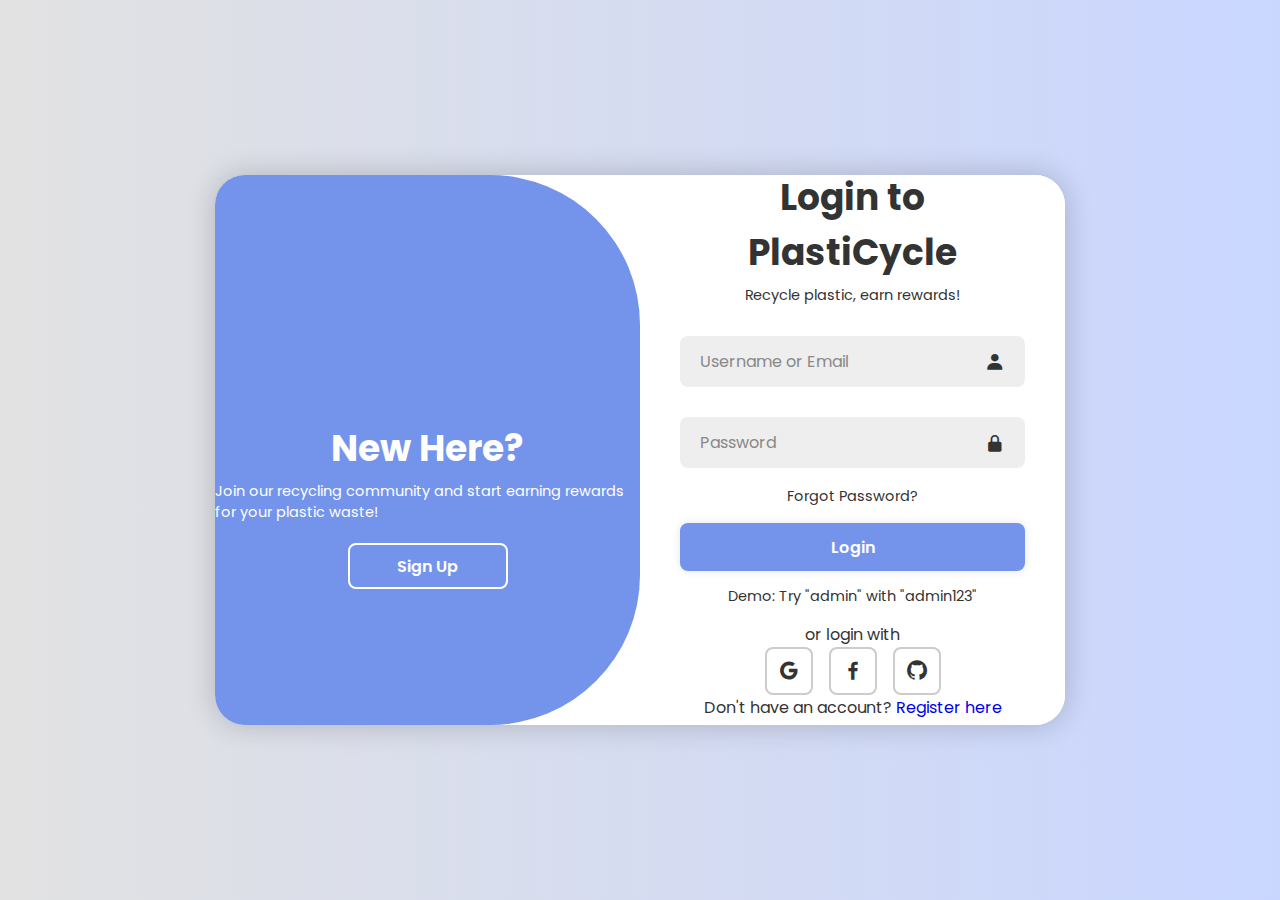
<file: index.html>
<!DOCTYPE html>
<html lang="en">
<head>
    <meta charset="UTF-8">
    <meta name="viewport" content="width=device-width, initial-scale=1.0">
    <title>PlastiCycle - Login & Registration</title>
    <link rel="stylesheet" href="style.css">
    <link href='https://unpkg.com/boxicons@2.1.4/css/boxicons.min.css' rel='stylesheet'>
</head>
<body>

<div class="container">
    <!-- LOGIN FORM -->
    <div class="form-box login">
        <form id="login-form">
            <h1>Login to PlastiCycle</h1>
            <p class="tagline">Recycle plastic, earn rewards!</p>
            
            <div class="input-group">
                <div class="input-box">
                    <input type="text" id="login-username" placeholder="Username or Email" required>
                    <i class='bx bxs-user'></i>
                    <div class="error-text"></div>
                </div>
                
                <div class="input-box password">
                    <input type="password" id="login-password" placeholder="Password" required>
                    <i class='bx bxs-lock-alt toggle-password' data-target="login-password"></i>
                    <div class="error-text"></div>
                </div>
            </div>
            
            <div class="forgot-link">
                <a href="#" id="forgot-password">Forgot Password?</a>
            </div>
            
            <button type="submit" class="btn">Login</button>
            
            <p class="demo-hint">Demo: Try "admin" with "admin123"</p>
            
            <div class="or-divider">or login with</div>
            
            <div class="social-icons">
                <a href="#" title="Google"><i class='bx bxl-google'></i></a>
                <a href="#" title="Facebook"><i class='bx bxl-facebook'></i></a>
                <a href="#" title="GitHub"><i class='bx bxl-github'></i></a>
            </div>
            
            <div class="register-link">
                Don't have an account? <a href="#" class="register-link-btn">Register here</a>
            </div>
        </form>
    </div>

    <!-- REGISTER FORM -->
    <div class="form-box register">
        <form id="register-form">
            <h1>Join PlastiCycle</h1>
            <p class="tagline">Start recycling and earning rewards today!</p>
            
            <div class="input-group">
                <div class="input-box">
                    <input type="text" id="register-username" placeholder="Choose username" required>
                    <i class='bx bxs-user'></i>
                    <div class="error-text"></div>
                </div>
                
                <div class="input-box">
                    <input type="email" id="register-email" placeholder="Email address" required>
                    <i class='bx bxs-envelope'></i>
                    <div class="error-text"></div>
                </div>
                
                <div class="input-box password">
                    <input type="password" id="register-password" placeholder="Create password" required>
                    <i class='bx bxs-lock-alt toggle-password' data-target="register-password"></i>
                    <div class="error-text"></div>
                    <div class="password-strength"></div>
                </div>
                
                <div class="input-box password">
                    <input type="password" id="register-confirm" placeholder="Confirm password" required>
                    <i class='bx bxs-lock-alt'></i>
                    <div class="error-text"></div>
                </div>
            </div>
            
            <div class="terms">
                <input type="checkbox" id="terms" required>
                <label for="terms">
                    I agree to the <a href="#" target="_blank">Terms & Conditions</a> and 
                    <a href="#" target="_blank">Privacy Policy</a>
                </label>
            </div>
            
            <button type="submit" class="btn">Create Account</button>
            
            <div class="or-divider">or register with</div>
            
            <div class="social-icons">
                <a href="#" title="Google"><i class='bx bxl-google'></i></a>
                <a href="#" title="Facebook"><i class='bx bxl-facebook'></i></a>
                <a href="#" title="GitHub"><i class='bx bxl-github'></i></a>
            </div>
            
            <div class="register-link">
                Already have an account? <a href="#" class="login-link-btn">Login here</a>
            </div>
        </form>
    </div>

    <!-- TOGGLE PANEL -->
    <div class="toggle-box">
        <div class="logo">
            <div class="logo-icon">♻️</div>
            <h2>PlastiCycle</h2>
        </div>
        
        <div class="toggle-panel toggle-left">
            <h1>New Here?</h1>
            <p>Join our recycling community and start earning rewards for your plastic waste!</p>
            <button class="btn register-btn">Sign Up</button>
        </div>

        <div class="toggle-panel toggle-right">
            <h1>Welcome Back!</h1>
            <p>Continue your recycling journey and check your rewards!</p>
            <button class="btn login-btn">Sign In</button>
        </div>
    </div>
</div>

<!-- Forgot Password Modal -->
<div class="modal" id="forgotModal" style="display: none;">
    <div class="modal-content">
        <h3>Reset Password</h3>
        <p>Enter your email to receive a password reset link:</p>
        <input type="email" id="reset-email" placeholder="Your email address" 
               style="width: 100%; padding: 0.75rem; margin: 1rem 0; border: 2px solid var(--border); border-radius: 8px;">
        <div class="modal-actions">
            <button class="modal-btn cancel-btn" id="cancelReset">Cancel</button>
            <button class="modal-btn confirm-btn" id="sendReset">Send Reset Link</button>
        </div>
    </div>
</div>

<script src="index.js"></script>
</body>
</html>
</file>
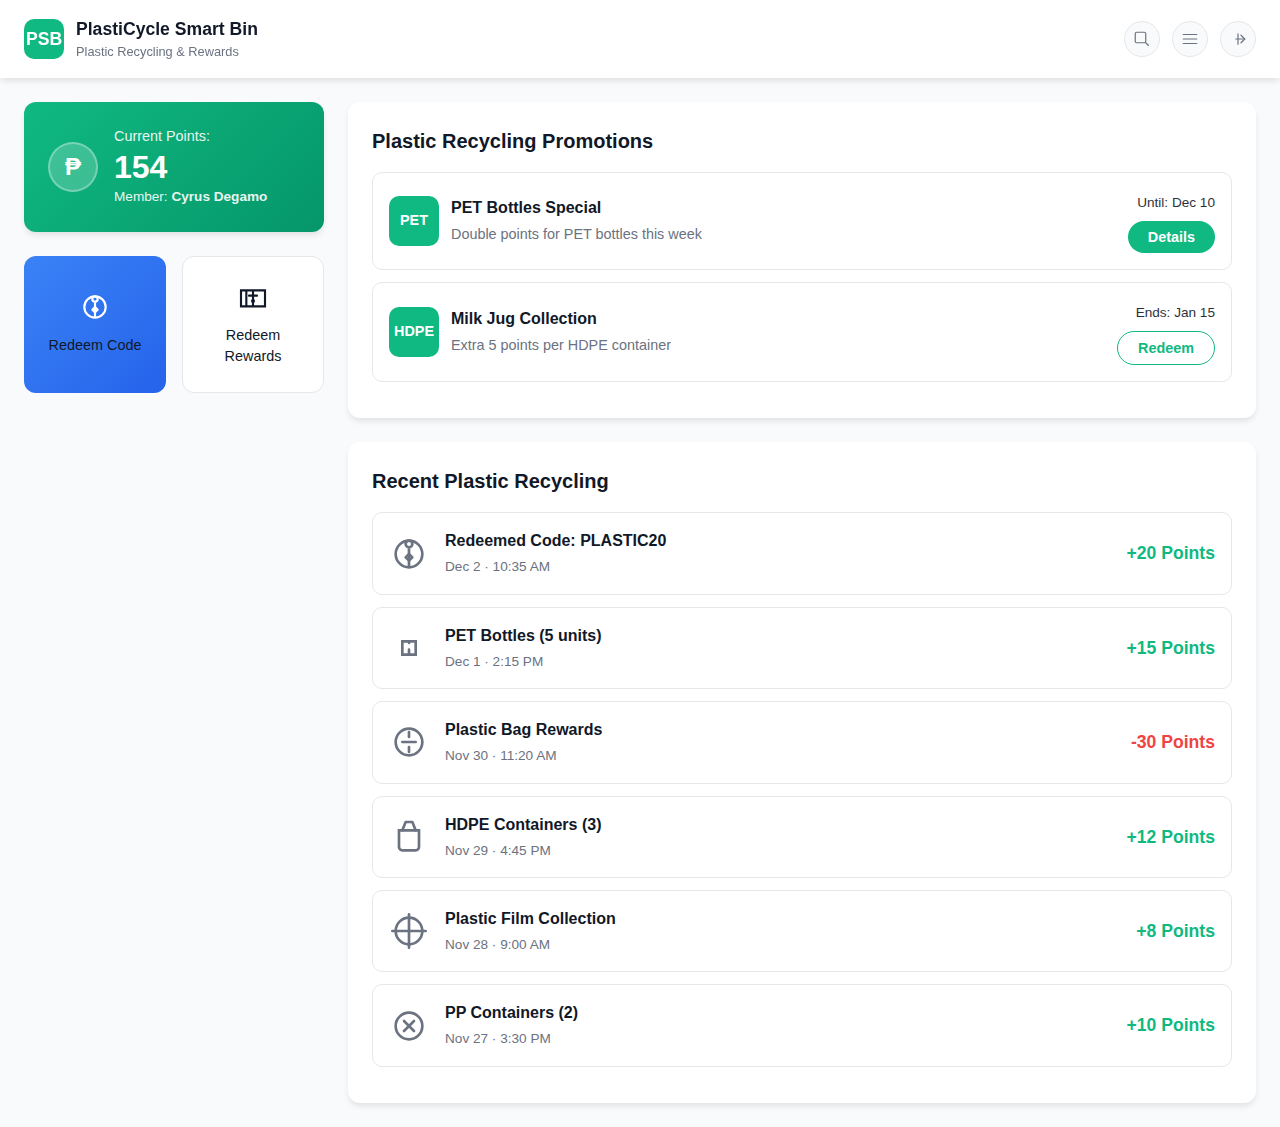
<file: dashboard.html>
<!doctype html>
<html lang="en">
<head>
  <meta charset="utf-8" />
  <meta name="viewport" content="width=device-width,initial-scale=1" />
  <title>PlastiCycle Smart Bin</title>
  <link rel="stylesheet" href="dashboard.css" />
</head>

<body>

  <!-- WEBSITE HEADER -->
  <header class="site-header">
    <div class="brand">
      <div class="logo">PSB</div>

      <div>
        <div class="app-name">PlastiCycle Smart Bin</div>
        <div class="app-sub">Plastic Recycling & Rewards</div>
      </div>
    </div>

    <div class="header-actions">
      <!-- Search Icon -->
      <div class="icon-btn">
        <svg width="18" height="18" viewBox="0 0 24 24" fill="none">
          <path d="M21 21l-4.35-4.35" stroke="currentColor" stroke-width="1.6"/>
          <rect x="3" y="3" width="14" height="14" rx="2" stroke="currentColor" stroke-width="1.6"/>
        </svg>
      </div>

      <!-- Options Icon -->
      <div class="icon-btn" id="options-btn" title="Options">
        <svg width="18" height="18" viewBox="0 0 24 24" fill="none">
          <line x1="3" y1="6" x2="21" y2="6" stroke="currentColor" stroke-width="1.6" stroke-linecap="round"/>
          <line x1="3" y1="12" x2="21" y2="12" stroke="currentColor" stroke-width="1.6" stroke-linecap="round"/>
          <line x1="3" y1="18" x2="21" y2="18" stroke="currentColor" stroke-width="1.6" stroke-linecap="round"/>
        </svg>
      </div>

      <!-- Logout Icon - Now interactive -->
      <div class="icon-btn logout-btn" id="logout-btn" title="Logout">
        <svg width="18" height="18" viewBox="0 0 24 24" fill="none">
          <path d="M16 17l5-5-5-5" stroke="currentColor" stroke-width="1.6" stroke-linecap="round" stroke-linejoin="round"/>
          <path d="M21 12H9" stroke="currentColor" stroke-width="1.6" stroke-linecap="round" stroke-linejoin="round"/>
          <path d="M12 19V5" stroke="currentColor" stroke-width="1.6" stroke-linecap="round" stroke-linejoin="round"/>
        </svg>
      </div>
    </div>
  </header>

  <!-- MAIN WEBSITE CONTENT -->
  <main class="content">

    <!-- LEFT SIDE -->
    <div class="left-section">

      <!-- BALANCE CARD -->
      <div class="balance-card">
        <div class="balance-left">
          <div class="avatar">₱</div>
          <div>
            <div class="bal-label">Current Points:</div>
            <div class="bal-amount">154</div>
            <div class="small">Member: <strong>Cyrus Degamo</strong></div>
          </div>
        </div>
      </div>

      <!-- QUICK ACTIONS -->
      <div class="quick-grid">

        <!-- REDEEM CODE BUTTON -->
        <div class="quick qr-quick">
          <svg class="qr-icon" viewBox="0 0 24 24" fill="none">
            <!-- Gift/Tag icon for Redeem Code -->
            <path d="M12 8v8m0-8a2 2 0 110-4 2 2 0 010 4zm0 0v1m0 7v3" stroke="currentColor" stroke-width="1.6" stroke-linecap="round"/>
            <path d="M20 12a8 8 0 11-16 0 8 8 0 0116 0z" stroke="currentColor" stroke-width="1.6"/>
            <path d="M12 16l-2-2 2-2 2 2-2 2z" stroke="currentColor" stroke-width="1.6" stroke-linecap="round" stroke-linejoin="round"/>
          </svg>
          <label>Redeem Code</label>
        </div>

        <!-- REDEEM REWARDS BUTTON -->
        <div class="quick">
          <svg viewBox="0 0 24 24" fill="none">
            <path d="M3 7h18v12H3z" stroke="currentColor" stroke-width="1.6"/>
            <path d="M7 7v12" stroke="currentColor" stroke-width="1.6"/>
            <!-- Added gift box details -->
            <path d="M9 11h6" stroke="currentColor" stroke-width="1.6" stroke-linecap="round"/>
            <path d="M12 7v12" stroke="currentColor" stroke-width="1.6"/>
            <circle cx="12" cy="15" r="1" fill="currentColor"/>
          </svg>
          <label>Redeem Rewards</label>
        </div>

      </div>
    </div>

    <!-- RIGHT SIDE -->
    <div class="right-section">

      <!-- PROMOTIONS -->
      <div class="section">
        <h3>Plastic Recycling Promotions</h3>

        <div class="card-item">
          <div class="card-left">
            <div class="promo-img">PET</div>
            <div>
              <div class="card-title">PET Bottles Special</div>
              <div class="card-desc">Double points for PET bottles this week</div>
            </div>
          </div>

          <div class="right">
            <div class="small">Until: Dec 10</div>
            <button class="cta">Details</button>
          </div>
        </div>

        <div class="card-item">
          <div class="card-left">
            <div class="promo-img green">HDPE</div>
            <div>
              <div class="card-title">Milk Jug Collection</div>
              <div class="card-desc">Extra 5 points per HDPE container</div>
            </div>
          </div>

          <div class="right">
            <div class="small">Ends: Jan 15</div>
            <button class="pill">Redeem</button>
          </div>
        </div>
      </div>

      <!-- TRANSACTIONS -->
      <div class="section">
        <h3>Recent Plastic Recycling</h3>

        <!-- Transaction 1: Redeem Code -->
        <div class="tx">
          <svg class="qr-icon" viewBox="0 0 24 24" fill="none">
            <path d="M12 8v8m0-8a2 2 0 110-4 2 2 0 010 4zm0 0v1m0 7v3" stroke="currentColor" stroke-width="1.6" stroke-linecap="round"/>
            <path d="M20 12a8 8 0 11-16 0 8 8 0 0116 0z" stroke="currentColor" stroke-width="1.6"/>
            <path d="M12 16l-2-2 2-2 2 2-2 2z" stroke="currentColor" stroke-width="1.6" stroke-linecap="round" stroke-linejoin="round"/>
          </svg>

          <div class="meta">
            <div class="name">Redeemed Code: PLASTIC20</div>
            <div class="time">Dec 2 · 10:35 AM</div>
          </div>

          <div class="amount">+20 Points</div>
        </div>

        <!-- Transaction 2: PET Bottle Recycling -->
        <div class="tx">
          <svg class="qr-icon" viewBox="0 0 24 24" fill="none">
            <path d="M8 8h8v8H8z" stroke="currentColor" stroke-width="1.6" stroke-linecap="round"/>
            <path d="M12 16v-3" stroke="currentColor" stroke-width="1.6" stroke-linecap="round"/>
            <path d="M12 8v1" stroke="currentColor" stroke-width="1.6" stroke-linecap="round"/>
          </svg>

          <div class="meta">
            <div class="name">PET Bottles (5 units)</div>
            <div class="time">Dec 1 · 2:15 PM</div>
          </div>

          <div class="amount">+15 Points</div>
        </div>

        <!-- Transaction 3: Plastic Bag Redemption -->
        <div class="tx">
          <svg class="qr-icon" viewBox="0 0 24 24" fill="none">
            <path d="M12 15v3" stroke="currentColor" stroke-width="1.6" stroke-linecap="round"/>
            <path d="M12 6v3" stroke="currentColor" stroke-width="1.6" stroke-linecap="round"/>
            <circle cx="12" cy="12" r="8" stroke="currentColor" stroke-width="1.6"/>
            <path d="M16 12H8" stroke="currentColor" stroke-width="1.6" stroke-linecap="round"/>
          </svg>

          <div class="meta">
            <div class="name">Plastic Bag Rewards</div>
            <div class="time">Nov 30 · 11:20 AM</div>
          </div>

          <div class="amount negative">-30 Points</div>
        </div>

        <!-- Transaction 4: HDPE Container Collection -->
        <div class="tx">
          <svg class="qr-icon" viewBox="0 0 24 24" fill="none">
            <path d="M8 8l2-5h4l2 5" stroke="currentColor" stroke-width="1.6" stroke-linecap="round" stroke-linejoin="round"/>
            <path d="M6 8h12v10a2 2 0 01-2 2H8a2 2 0 01-2-2V8z" stroke="currentColor" stroke-width="1.6" stroke-linecap="round"/>
          </svg>

          <div class="meta">
            <div class="name">HDPE Containers (3)</div>
            <div class="time">Nov 29 · 4:45 PM</div>
          </div>

          <div class="amount">+12 Points</div>
        </div>

        <!-- Transaction 5: Plastic Film Collection -->
        <div class="tx">
          <svg class="qr-icon" viewBox="0 0 24 24" fill="none">
            <path d="M12 2v20M2 12h20" stroke="currentColor" stroke-width="1.6" stroke-linecap="round"/>
            <circle cx="12" cy="12" r="8" stroke="currentColor" stroke-width="1.6"/>
          </svg>

          <div class="meta">
            <div class="name">Plastic Film Collection</div>
            <div class="time">Nov 28 · 9:00 AM</div>
          </div>

          <div class="amount">+8 Points</div>
        </div>

        <!-- Transaction 6: PP Container Recycling -->
        <div class="tx">
          <svg class="qr-icon" viewBox="0 0 24 24" fill="none">
            <path d="M9 15l6-6" stroke="currentColor" stroke-width="1.6" stroke-linecap="round"/>
            <path d="M15 15L9 9" stroke="currentColor" stroke-width="1.6" stroke-linecap="round"/>
            <circle cx="12" cy="12" r="8" stroke="currentColor" stroke-width="1.6"/>
          </svg>

          <div class="meta">
            <div class="name">PP Containers (2)</div>
            <div class="time">Nov 27 · 3:30 PM</div>
          </div>

          <div class="amount">+10 Points</div>
        </div>

      </div>
    </div>

  </main>

  <!-- Logout Confirmation Modal -->
  <div class="modal" id="logoutModal">
    <div class="modal-content">
      <h3>Logout Confirmation</h3>
      <p>Are you sure you want to logout?</p>
      <div class="modal-actions">
        <button class="modal-btn cancel-btn">Cancel</button>
        <button class="modal-btn confirm-btn" id="confirmLogout">Logout</button>
      </div>
    </div>
  </div>

<!-- Redeem Code Modal -->
<div class="modal" id="redeemModal">
  <div class="modal-content">
    <h3>Redeem Code</h3>
    <p>Enter a promo code to get extra points:</p>
    
    <div class="input-group" style="margin-bottom: 1.5rem;">
      <input type="text" id="redeemCodeInput" placeholder="Enter code (e.g., PLASTIC20)" 
             style="width: 100%; padding: 0.75rem; border: 2px solid var(--border); 
                    border-radius: 8px; font-size: 1rem; margin-bottom: 1rem;">
      <div id="redeemMessage" style="font-size: 0.9rem; margin-top: 0.5rem;"></div>
    </div>
    
    <div class="available-codes" style="margin-bottom: 1.5rem;">
      <h4 style="font-size: 0.9rem; color: var(--text-light); margin-bottom: 0.5rem;">Available Codes:</h4>
      <div id="codesList" style="display: flex; flex-wrap: wrap; gap: 0.5rem;"></div>
    </div>
    
    <div class="modal-actions">
      <button class="modal-btn cancel-btn" id="cancelRedeem">Cancel</button>
      <button class="modal-btn confirm-btn" id="confirmRedeem">Redeem</button>
    </div>
  </div>
</div>

<!-- Success Modal -->
<div class="modal" id="successModal">
  <div class="modal-content" style="text-align: center;">
    <div style="font-size: 3rem; color: var(--primary); margin-bottom: 1rem;">✓</div>
    <h3>Success!</h3>
    <p id="successMessage" style="margin-bottom: 1.5rem;"></p>
    <button class="modal-btn confirm-btn" id="closeSuccess" style="width: 100%;">Great!</button>
  </div>
</div>
  <!-- Add the dashboard.js script -->
  <script src="dashboard.js"></script>

</body>
</html>
</file>
<file: style.css>
@import url('https://fonts.googleapis.com/css2?family=Poppins:ital,wght@0,100;0,200;0,300;0,400;0,500;0,600;0,700;0,800;0,900;1,100;1,200;1,300;1,400;1,500;1,600;1,700;1,800;1,900&display=swap');

*{
    margin: 0;
    padding: 0;
    box-sizing: border-box;
    font-family: "Poppins", sans-serif;
    text-decoration: none;
    list-style: none;
}

body{
    display: flex;
    justify-content: center;
    align-items: center;
    min-height: 100vh;
    background: linear-gradient(90deg, #e2e2e2, #c9d6ff);
}

.container{
    position: relative;
    width: 850px;
    height: 550px;
    background: #fff;
    margin: 20px;
    border-radius: 30px;
    box-shadow: 0 0 30px rgba(0, 0, 0, .2);
    overflow: hidden;
}

    .container h1{
        font-size: 36px;
        margin: -10px 0;
    }

    .container p{
        font-size: 14.5px;
        margin: 15px 0;
    }

form{ width: 100%; }

.form-box{
    position: absolute;
    right: 0;
    width: 50%;
    height: 100%;
    background: #fff;
    display: flex;
    align-items: center;
    color: #333;
    text-align: center;
    padding: 40px;
    z-index: 1;
    transition: .6s ease-in-out 1.2s, visibility 0s 1s;
}

    .container.active .form-box{ right: 50%; }

    .form-box.register{ visibility: hidden; }
        .container.active .form-box.register{ visibility: visible; }

.input-box{
    position: relative;
    margin: 30px 0;
}

    .input-box input{
        width: 100%;
        padding: 13px 50px 13px 20px;
        background: #eee;
        border-radius: 8px;
        border: none;
        outline: none;
        font-size: 16px;
        color: #333;
        font-weight: 500;
    }

        .input-box input::placeholder{
            color: #888;
            font-weight: 400;
        }
    
    .input-box i{
        position: absolute;
        right: 20px;
        top: 50%;
        transform: translateY(-50%);
        font-size: 20px;
    }

.forgot-link{ margin: -15px 0 15px; }
    .forgot-link a{
        font-size: 14.5px;
        color: #333;
    }

.btn{
    width: 100%;
    height: 48px;
    background: #7494ec;
    border-radius: 8px;
    box-shadow: 0 0 10px rgba(0, 0, 0, .1);
    border: none;
    cursor: pointer;
    font-size: 16px;
    color: #fff;
    font-weight: 600;
}

.social-icons{
    display: flex;
    justify-content: center;
}

    .social-icons a{
        display: inline-flex;
        padding: 10px;
        border: 2px solid #ccc;
        border-radius: 8px;
        font-size: 24px;
        color: #333;
        margin: 0 8px;
    }

.toggle-box{
    position: absolute;
    width: 100%;
    height: 100%;
}

    .toggle-box::before{
        content: '';
        position: absolute;
        left: -250%;
        width: 300%;
        height: 100%;
        background: #7494ec;
        /* border: 2px solid red; */
        border-radius: 150px;
        z-index: 2;
        transition: 1.8s ease-in-out;
    }

        .container.active .toggle-box::before{ left: 50%; }

.toggle-panel{
    position: absolute;
    width: 50%;
    height: 100%;
    /* background: seagreen; */
    color: #fff;
    display: flex;
    flex-direction: column;
    justify-content: center;
    align-items: center;
    z-index: 2;
    transition: .6s ease-in-out;
}

    .toggle-panel.toggle-left{ 
        left: 0;
        transition-delay: 1.2s; 
    }
        .container.active .toggle-panel.toggle-left{
            left: -50%;
            transition-delay: .6s;
        }

    .toggle-panel.toggle-right{ 
        right: -50%;
        transition-delay: .6s;
    }
        .container.active .toggle-panel.toggle-right{
            right: 0;
            transition-delay: 1.2s;
        }

    .toggle-panel p{ margin-bottom: 20px; }

    .toggle-panel .btn{
        width: 160px;
        height: 46px;
        background: transparent;
        border: 2px solid #fff;
        box-shadow: none;
    }

@media screen and (max-width: 650px){
    .container{ height: calc(100vh - 40px); }

    .form-box{
        bottom: 0;
        width: 100%;
        height: 70%;
    }

        .container.active .form-box{
            right: 0;
            bottom: 30%;
        }

    .toggle-box::before{
        left: 0;
        top: -270%;
        width: 100%;
        height: 300%;
        border-radius: 20vw;
    }

        .container.active .toggle-box::before{
            left: 0;
            top: 70%;
        }

        .container.active .toggle-panel.toggle-left{
            left: 0;
            top: -30%;
        }

    .toggle-panel{ 
        width: 100%;
        height: 30%;
    }
        .toggle-panel.toggle-left{ top: 0; }
        .toggle-panel.toggle-right{
            right: 0;
            bottom: -30%;
        }

            .container.active .toggle-panel.toggle-right{ bottom: 0; }
}

@media screen and (max-width: 400px){
    .form-box { padding: 20px; }

    .toggle-panel h1{font-size: 30px; }
}
</file>
<file: dashboard.css>
/* CSS Variables for consistent theming */
:root {
  --primary: #10b981;
  --primary-dark: #059669;
  --secondary: #3b82f6;
  --secondary-dark: #2563eb;
  --background: #f9fafb;
  --card: #ffffff;
  --text: #111827;
  --text-light: #6b7280;
  --border: #e5e7eb;
  --shadow: 0 4px 6px -1px rgba(0, 0, 0, 0.1);
  --radius: 12px;
  --danger: #ef4444;
  --danger-dark: #dc2626;
}

/* Reset and base styles */
* {
  margin: 0;
  padding: 0;
  box-sizing: border-box;
}

body {
  font-family: -apple-system, BlinkMacSystemFont, 'Segoe UI', Roboto, sans-serif;
  background: var(--background);
  color: var(--text);
  min-height: 100vh;
  line-height: 1.5;
}

/* HEADER STYLES */
.site-header {
  display: flex;
  justify-content: space-between;
  align-items: center;
  padding: 1rem 1.5rem;
  background: var(--card);
  box-shadow: var(--shadow);
  position: sticky;
  top: 0;
  z-index: 100;
}

.brand {
  display: flex;
  align-items: center;
  gap: 0.75rem;
}

.logo {
  width: 40px;
  height: 40px;
  background: var(--primary);
  color: white;
  border-radius: 10px;
  display: flex;
  align-items: center;
  justify-content: center;
  font-weight: bold;
  font-size: 1.1rem;
}

.app-name {
  font-weight: 700;
  font-size: 1.1rem;
}

.app-sub {
  font-size: 0.8rem;
  color: var(--text-light);
}

.header-actions {
  display: flex;
  gap: 0.75rem;
  align-items: center;
}

.icon-btn {
  width: 36px;
  height: 36px;
  border-radius: 50%;
  display: flex;
  align-items: center;
  justify-content: center;
  cursor: pointer;
  transition: all 0.2s ease;
  color: var(--text-light);
  border: 1px solid var(--border);
  background: var(--background);
}

.icon-btn:hover {
  background: var(--border);
  color: var(--text);
  transform: translateY(-1px);
}

/* Special styling for logout button */
.logout-btn:hover {
  background: #fee2e2;
  color: var(--danger);
  border-color: #fecaca;
}

/* MAIN CONTENT LAYOUT */
.content {
  display: flex;
  gap: 1.5rem;
  padding: 1.5rem;
  max-width: 1400px;
  margin: 0 auto;
}

/* LEFT SECTION */
.left-section {
  flex: 0 0 300px;
  display: flex;
  flex-direction: column;
  gap: 1.5rem;
}

/* BALANCE CARD */
.balance-card {
  background: linear-gradient(135deg, var(--primary), var(--primary-dark));
  color: white;
  padding: 1.5rem;
  border-radius: var(--radius);
  box-shadow: var(--shadow);
}

.balance-left {
  display: flex;
  align-items: center;
  gap: 1rem;
}

.avatar {
  width: 50px;
  height: 50px;
  background: rgba(255, 255, 255, 0.2);
  border-radius: 50%;
  display: flex;
  align-items: center;
  justify-content: center;
  font-size: 1.5rem;
  font-weight: bold;
  border: 2px solid rgba(255, 255, 255, 0.3);
}

.bal-label {
  font-size: 0.9rem;
  opacity: 0.9;
}

.bal-amount {
  font-size: 2rem;
  font-weight: 800;
  line-height: 1;
  margin: 0.25rem 0;
}

.small {
  font-size: 0.85rem;
  opacity: 0.9;
  margin-top: 0.25rem;
}

/* QUICK ACTIONS GRID */
.quick-grid {
  display: grid;
  grid-template-columns: 1fr 1fr;
  gap: 1rem;
}

.quick {
  background: var(--card);
  border: 1px solid var(--border);
  border-radius: var(--radius);
  padding: 1.5rem 1rem;
  display: flex;
  flex-direction: column;
  align-items: center;
  justify-content: center;
  gap: 0.75rem;
  cursor: pointer;
  transition: all 0.2s ease;
  text-align: center;
}

.quick:hover {
  transform: translateY(-2px);
  box-shadow: var(--shadow);
  border-color: var(--primary);
}

.quick svg {
  width: 32px;
  height: 32px;
  stroke: currentColor;
}

.quick label {
  font-size: 0.9rem;
  font-weight: 500;
  color: var(--text);
}

.qr-quick {
  background: linear-gradient(135deg, var(--secondary), var(--secondary-dark));
  color: white;
  border: none;
}

.qr-quick:hover {
  background: linear-gradient(135deg, #2563eb, #1d4ed8);
}

.qr-quick .qr-box {
  stroke: currentColor;
  stroke-width: 1.6;
  fill: none;
}

.qr-quick .qr-dot {
  fill: currentColor;
}

/* RIGHT SECTION */
.right-section {
  flex: 1;
  display: flex;
  flex-direction: column;
  gap: 1.5rem;
  min-width: 0;
}

/* SECTION STYLES */
.section {
  background: var(--card);
  border-radius: var(--radius);
  padding: 1.5rem;
  box-shadow: var(--shadow);
}

.section h3 {
  font-size: 1.25rem;
  font-weight: 700;
  margin-bottom: 1rem;
  color: var(--text);
}

/* CARD ITEMS */
.card-item {
  display: flex;
  align-items: center;
  justify-content: space-between;
  padding: 1rem;
  border: 1px solid var(--border);
  border-radius: 10px;
  margin-bottom: 0.75rem;
  transition: all 0.2s ease;
}

.card-item:hover {
  border-color: var(--primary);
  transform: translateX(2px);
}

.card-left {
  display: flex;
  align-items: center;
  gap: 0.75rem;
  flex: 1;
  min-width: 0;
}

.promo-img {
  width: 50px;
  height: 50px;
  background: var(--primary);
  color: white;
  border-radius: 10px;
  display: flex;
  align-items: center;
  justify-content: center;
  font-weight: bold;
  font-size: 0.9rem;
  flex-shrink: 0;
}

.promo-img.green {
  background: #10b981;
}

.card-title {
  font-weight: 600;
  color: var(--text);
  margin-bottom: 0.25rem;
}

.card-desc {
  font-size: 0.9rem;
  color: var(--text-light);
}

/* RIGHT SIDE CONTENT */
.right {
  text-align: right;
  flex-shrink: 0;
  margin-left: 1rem;
}

.cta {
  background: var(--primary);
  color: white;
  border: none;
  padding: 0.5rem 1.25rem;
  border-radius: 20px;
  font-weight: 600;
  font-size: 0.9rem;
  cursor: pointer;
  transition: all 0.2s ease;
  margin-top: 0.5rem;
}

.cta:hover {
  background: var(--primary-dark);
  transform: translateY(-1px);
}

.pill {
  background: transparent;
  color: var(--primary);
  border: 1.5px solid var(--primary);
  padding: 0.5rem 1.25rem;
  border-radius: 20px;
  font-weight: 600;
  font-size: 0.9rem;
  cursor: pointer;
  transition: all 0.2s ease;
  margin-top: 0.5rem;
}

.pill:hover {
  background: var(--primary);
  color: white;
  transform: translateY(-1px);
}

/* TRANSACTION STYLES */
.tx {
  display: flex;
  align-items: center;
  padding: 1rem;
  border: 1px solid var(--border);
  border-radius: 10px;
  margin-bottom: 0.75rem;
  background: var(--card);
  transition: all 0.2s ease;
  cursor: pointer;
}

.tx:hover {
  background: #f8fafc;
  transform: translateY(-1px);
  box-shadow: 0 2px 4px rgba(0, 0, 0, 0.05);
}

.tx .qr-icon {
  width: 40px;
  height: 40px;
  flex-shrink: 0;
  color: var(--text-light);
}

.tx .qr-icon path,
.tx .qr-icon circle,
.tx .qr-icon rect {
  stroke: currentColor;
  fill: none;
}

.meta {
  flex: 1;
  margin-left: 1rem;
  min-width: 0;
}

.meta .name {
  font-weight: 600;
  color: var(--text);
  margin-bottom: 0.25rem;
}

.meta .time {
  font-size: 0.85rem;
  color: var(--text-light);
}

.amount {
  font-weight: 700;
  color: var(--primary);
  font-size: 1.1rem;
  flex-shrink: 0;
  margin-left: 1rem;
}

.amount.negative {
  color: var(--danger);
}

/* LOGOUT MODAL */
.modal {
  display: none;
  position: fixed;
  top: 0;
  left: 0;
  width: 100%;
  height: 100%;
  background: rgba(0, 0, 0, 0.5);
  z-index: 1000;
  align-items: center;
  justify-content: center;
}

.modal-content {
  background: var(--card);
  padding: 2rem;
  border-radius: var(--radius);
  max-width: 400px;
  width: 90%;
  box-shadow: 0 20px 25px -5px rgba(0, 0, 0, 0.1);
  animation: modalSlideIn 0.3s ease;
}

@keyframes modalSlideIn {
  from {
    opacity: 0;
    transform: translateY(-20px);
  }
  to {
    opacity: 1;
    transform: translateY(0);
  }
}

.modal-content h3 {
  font-size: 1.25rem;
  margin-bottom: 1rem;
  color: var(--text);
}

.modal-content p {
  margin-bottom: 1.5rem;
  color: var(--text-light);
}

.modal-actions {
  display: flex;
  gap: 0.75rem;
  justify-content: flex-end;
}

.modal-btn {
  padding: 0.75rem 1.5rem;
  border-radius: 8px;
  font-weight: 600;
  font-size: 0.9rem;
  cursor: pointer;
  transition: all 0.2s ease;
  border: none;
}

.cancel-btn {
  background: var(--background);
  color: var(--text);
  border: 1px solid var(--border);
}

.cancel-btn:hover {
  background: var(--border);
}

.confirm-btn {
  background: var(--danger);
  color: white;
}

.confirm-btn:hover {
  background: var(--danger-dark);
  transform: translateY(-1px);
}

.confirm-btn:disabled {
  opacity: 0.7;
  cursor: not-allowed;
  transform: none;
}

/* RESPONSIVE DESIGN - TABLET */
@media (max-width: 1024px) {
  .content {
    padding: 1.25rem;
    gap: 1.25rem;
  }
  
  .left-section {
    flex: 0 0 280px;
  }
  
  .quick-grid {
    grid-template-columns: 1fr;
  }
}

/* RESPONSIVE DESIGN - MOBILE */
@media (max-width: 768px) {
  .content {
    flex-direction: column;
    padding: 1rem;
    gap: 1rem;
  }
  
  .left-section {
    flex: 1 1 100%;
    width: 100%;
  }
  
  .quick-grid {
    grid-template-columns: 1fr 1fr;
  }
  
  .site-header {
    padding: 0.75rem 1rem;
  }
  
  .brand {
    gap: 0.5rem;
  }
  
  .logo {
    width: 36px;
    height: 36px;
    font-size: 1rem;
  }
  
  .app-name {
    font-size: 1rem;
  }
  
  .app-sub {
    font-size: 0.75rem;
  }
  
  .icon-btn {
    width: 32px;
    height: 32px;
  }
  
  .section {
    padding: 1.25rem;
  }
  
  .card-item {
    flex-direction: column;
    align-items: flex-start;
    padding: 1rem;
  }
  
  .card-left {
    width: 100%;
    margin-bottom: 0.75rem;
  }
  
  .right {
    text-align: left;
    margin-left: 0;
    width: 100%;
    display: flex;
    justify-content: space-between;
    align-items: center;
  }
  
  .cta, .pill {
    margin-top: 0;
  }
  
  .modal-content {
    padding: 1.5rem;
    width: 95%;
  }
}

/* RESPONSIVE DESIGN - SMALL MOBILE */
@media (max-width: 480px) {
  .quick-grid {
    grid-template-columns: 1fr;
  }
  
  .header-actions {
    gap: 0.5rem;
  }
  
  .icon-btn {
    width: 30px;
    height: 30px;
  }
  
  .balance-card {
    padding: 1.25rem;
  }
  
  .bal-amount {
    font-size: 1.75rem;
  }
  
  .tx {
    flex-direction: column;
    align-items: flex-start;
    gap: 0.75rem;
  }
  
  .tx .qr-icon {
    align-self: flex-start;
  }
  
  .meta {
    margin-left: 0;
    width: 100%;
  }
  
  .amount {
    margin-left: 0;
    align-self: flex-end;
  }
  
  .right {
    flex-direction: column;
    align-items: flex-start;
    gap: 0.5rem;
  }
  
  .cta, .pill {
    width: 100%;
    text-align: center;
  }
  
  .modal-actions {
    flex-direction: column;
  }
  
  .modal-btn {
    width: 100%;
  }
}

/* UTILITY CLASSES */
strong {
  font-weight: 700;
}

/* For better text truncation */
.card-title,
.card-desc,
.meta .name,
.meta .time {
  white-space: nowrap;
  overflow: hidden;
  text-overflow: ellipsis;
}

/* Ensure proper spacing on very large screens */
@media (min-width: 1400px) {
  .content {
    max-width: 1400px;
    margin: 0 auto;
  }
}

/* Redeem Code Styles */
.code-tag {
    padding: 0.5rem 0.75rem;
    background: var(--primary);
    color: white;
    border-radius: 6px;
    font-size: 0.85rem;
    font-weight: 600;
    cursor: pointer;
    transition: all 0.2s ease;
    user-select: none;
}

.code-tag:hover {
    transform: translateY(-2px);
    box-shadow: 0 4px 6px rgba(16, 185, 129, 0.2);
}

.code-tag.redeemed {
    background: #f3f4f6;
    color: #9ca3af;
    cursor: default;
    opacity: 0.6;
}

.code-tag.redeemed:hover {
    transform: none;
    box-shadow: none;
}

.input-group input:focus {
    outline: none;
    border-color: var(--primary);
}

/* Success Modal Animation */
@keyframes successCheck {
    0% {
        transform: scale(0);
        opacity: 0;
    }
    50% {
        transform: scale(1.2);
    }
    100% {
        transform: scale(1);
        opacity: 1;
    }
}

#successModal .modal-content div:first-child {
    animation: successCheck 0.5s ease-out;
}
</file>
